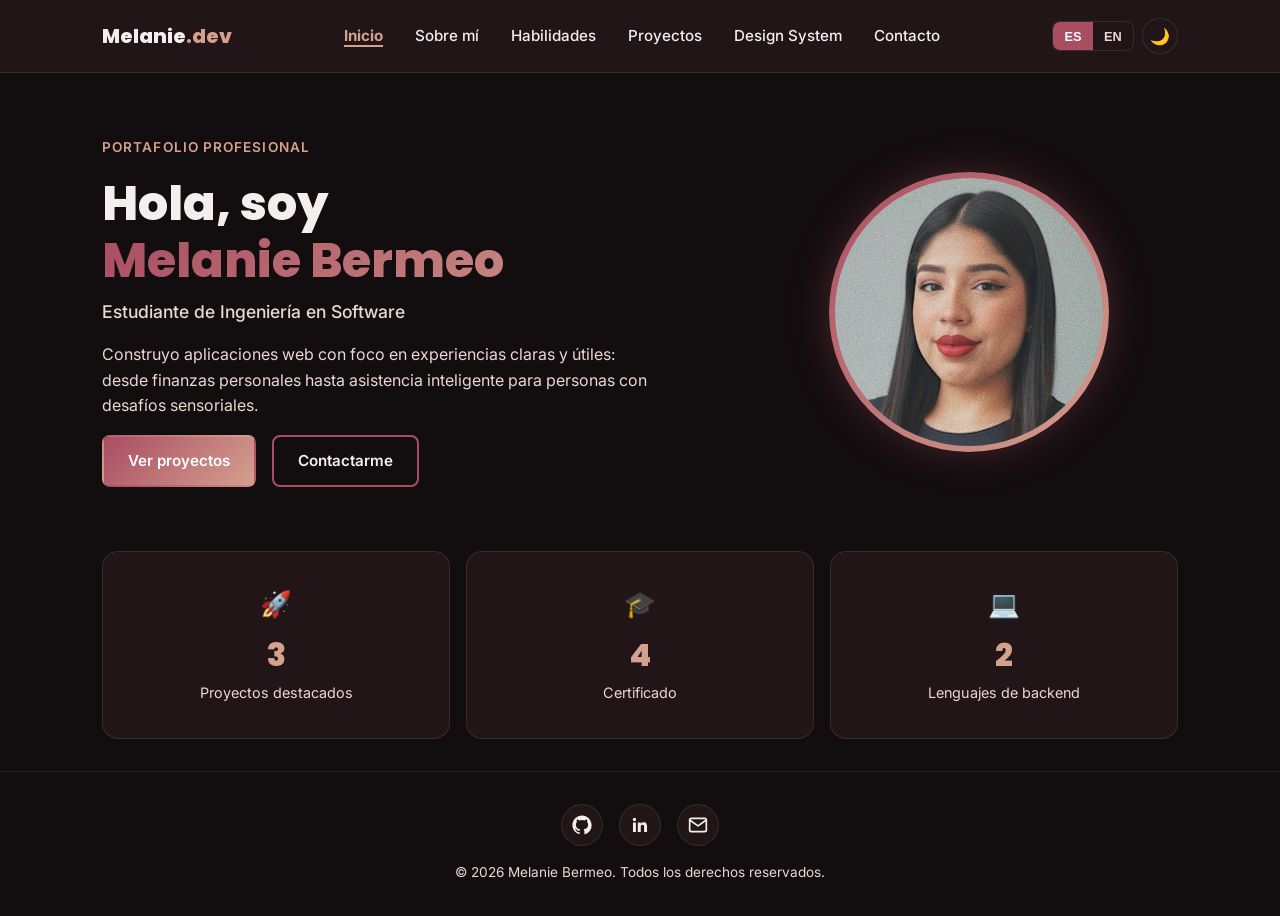
<file: index.html>
<!DOCTYPE html>
<html lang="es" data-lang="es" data-theme="dark">
<head>
<meta charset="UTF-8">
<meta name="viewport" content="width=device-width, initial-scale=1.0">
<title>Melanie Bermeo|Portafolio Web</title>
<meta name="description" content="Portafolio profesional de Melanie Bermeo, estudiante de Ingeniería en Software en la UNEMI.">
<link rel="preconnect" href="https://fonts.googleapis.com">
<link rel="preconnect" href="https://fonts.gstatic.com" crossorigin>
<link href="https://fonts.googleapis.com/css2?family=Poppins:wght@600;700;800&family=Inter:wght@400;500;600&display=swap" rel="stylesheet">
<link rel="stylesheet" href="css/style.css">
</head>
<body>

<a href="#main" class="skip-link" data-i18n="a11y.skip">Saltar al contenido principal</a>

<header class="site-header">
  <nav class="navbar container" aria-label="Navegación principal">
    <a href="index.html" class="logo">Melanie<span>.dev</span></a>

    <ul class="nav-menu" id="navMenu">
      <li><a href="index.html" data-i18n="nav.home" aria-current="page">Inicio</a></li>
      <li><a href="sobre-mi.html" data-i18n="nav.about">Sobre mí</a></li>
      <li><a href="habilidades.html" data-i18n="nav.skills">Habilidades</a></li>
      <li><a href="proyectos.html" data-i18n="nav.projects">Proyectos</a></li>
      <li><a href="design-system.html" data-i18n="nav.design">Design System</a></li>
      <li><a href="contacto.html" data-i18n="nav.contact">Contacto</a></li>
    </ul>

    <div class="nav-actions">
      <div class="nav-toolbar">
        <div class="lang-switch" role="group" aria-label="Elegir idioma / Choose language">
          <button type="button" class="lang-btn is-active" data-lang-btn="es">ES</button>
          <button type="button" class="lang-btn" data-lang-btn="en">EN</button>
        </div>
        <button type="button" id="themeToggle" class="theme-toggle" aria-label="Cambiar a modo claro">
          <span aria-hidden="true">🌙</span>
        </button>
      </div>

      <button type="button" class="nav-toggle" id="navToggle" aria-expanded="false" aria-controls="navMenu" aria-label="Abrir menú de navegación">
        <span class="bar"></span><span class="bar"></span><span class="bar"></span>
      </button>
    </div>
  </nav>
</header>

<main id="main">
<section class="hero">
    <div class="container hero-grid">
      <div class="hero-text reveal">
        <p class="eyebrow" data-i18n="hero.eyebrow">Portafolio profesional</p>
        <h1>
          <span data-i18n="hero.greeting">Hola, soy</span>
          <span class="highlight">Melanie Bermeo</span>
        </h1>
        <p class="hero-role" data-i18n="hero.role">Estudiante de Ingeniería en Software</p>
        <p class="hero-desc" data-i18n="hero.desc">
          Construyo aplicaciones web con foco en experiencias claras y útiles: desde finanzas
          personales hasta asistencia inteligente para personas con desafíos sensoriales.
        </p>
        <div class="hero-actions">
          <a href="proyectos.html" class="btn btn-primary" data-i18n="hero.cta1">Ver proyectos</a>
          <a href="contacto.html" class="btn btn-outline" data-i18n="hero.cta2">Contactarme</a>
        </div>
      </div>

      <figure class="hero-media avatar-frame reveal">
        <img src="assets/img/avatar.jpeg" alt="Foto de perfil de Melanie Bermeo" width="280" height="280">
        <figcaption class="sr-only">Melanie Bermeo</figcaption>
      </figure>
    </div>

    <section class="container stats-row" aria-labelledby="statsHeading">
      <h2 id="statsHeading" class="sr-only">Resumen rápido</h2>
      <article class="stat-card reveal">
        <span class="stat-icon" aria-hidden="true">🚀</span>
        <span class="stat-number">3</span>
        <span class="stat-label" data-i18n="hero.stat1">Proyectos destacados</span>
      </article>
      <article class="stat-card reveal">
        <span class="stat-icon" aria-hidden="true">🎓</span>
        <span class="stat-number">4</span>
        <span class="stat-label" data-i18n="hero.stat2">Certificado</span>
      </article>
      <article class="stat-card reveal">
        <span class="stat-icon" aria-hidden="true">💻</span>
        <span class="stat-number">2</span>
        <span class="stat-label" data-i18n="hero.stat3">Lenguajes de backend</span>
      </article>
    </section>
  </section>
</main>

<footer class="site-footer">
  <div class="container footer-center">
    <ul class="footer-social">
      <li>
        <a href="https://github.com/melanybermeo" target="_blank" rel="noopener" aria-label="GitHub" class="social-icon">
          <svg viewBox="0 0 24 24" width="20" height="20" fill="currentColor" aria-hidden="true"><path d="M12 .5C5.73.5.5 5.73.5 12c0 5.08 3.29 9.39 7.86 10.91.57.1.78-.25.78-.55v-1.93c-3.2.7-3.88-1.54-3.88-1.54-.52-1.33-1.28-1.68-1.28-1.68-1.04-.71.08-.7.08-.7 1.15.08 1.76 1.18 1.76 1.18 1.03 1.76 2.7 1.25 3.36.96.1-.75.4-1.25.73-1.54-2.55-.29-5.23-1.28-5.23-5.68 0-1.25.45-2.28 1.18-3.08-.12-.29-.51-1.46.11-3.04 0 0 .96-.31 3.15 1.18a10.9 10.9 0 0 1 5.74 0c2.19-1.49 3.15-1.18 3.15-1.18.62 1.58.23 2.75.11 3.04.73.8 1.18 1.83 1.18 3.08 0 4.41-2.69 5.38-5.25 5.67.41.36.78 1.06.78 2.14v3.17c0 .3.21.66.79.55A10.51 10.51 0 0 0 23.5 12C23.5 5.73 18.27.5 12 .5Z"/></svg>
        </a>
      </li>
      <li>
        <a href="https://www.linkedin.com/in/melanie-bermeo-659900373" target="_blank" rel="noopener" aria-label="LinkedIn" class="social-icon">
          <svg viewBox="0 0 24 24" width="20" height="20" fill="currentColor" aria-hidden="true"><path d="M20.45 20.45h-3.55v-5.57c0-1.33-.02-3.04-1.85-3.04-1.85 0-2.14 1.45-2.14 2.94v5.67H9.36V9h3.41v1.56h.05c.47-.9 1.63-1.85 3.36-1.85 3.6 0 4.27 2.37 4.27 5.45v6.29ZM5.34 7.43a2.06 2.06 0 1 1 0-4.12 2.06 2.06 0 0 1 0 4.12ZM7.12 20.45H3.56V9h3.56v11.45Z"/></svg>
        </a>
      </li>
      <li>
        <a href="mailto:melanybermeo55@gmail.com" aria-label="Correo" class="social-icon">
          <svg viewBox="0 0 24 24" width="20" height="20" fill="none" stroke="currentColor" stroke-width="2" stroke-linecap="round" stroke-linejoin="round" aria-hidden="true"><rect x="2" y="4" width="20" height="16" rx="2"/><path d="m2 6 10 7 10-7"/></svg>
        </a>
      </li>
    </ul>
    <p data-i18n="footer.rights">&copy; 2026 Melanie Bermeo. Todos los derechos reservados.</p>
  </div>
  <button type="button" id="backToTop" class="back-to-top" aria-label="Volver arriba">↑</button>
</footer>

<script src="js/script.js"></script>
</body>
</html>
</file>
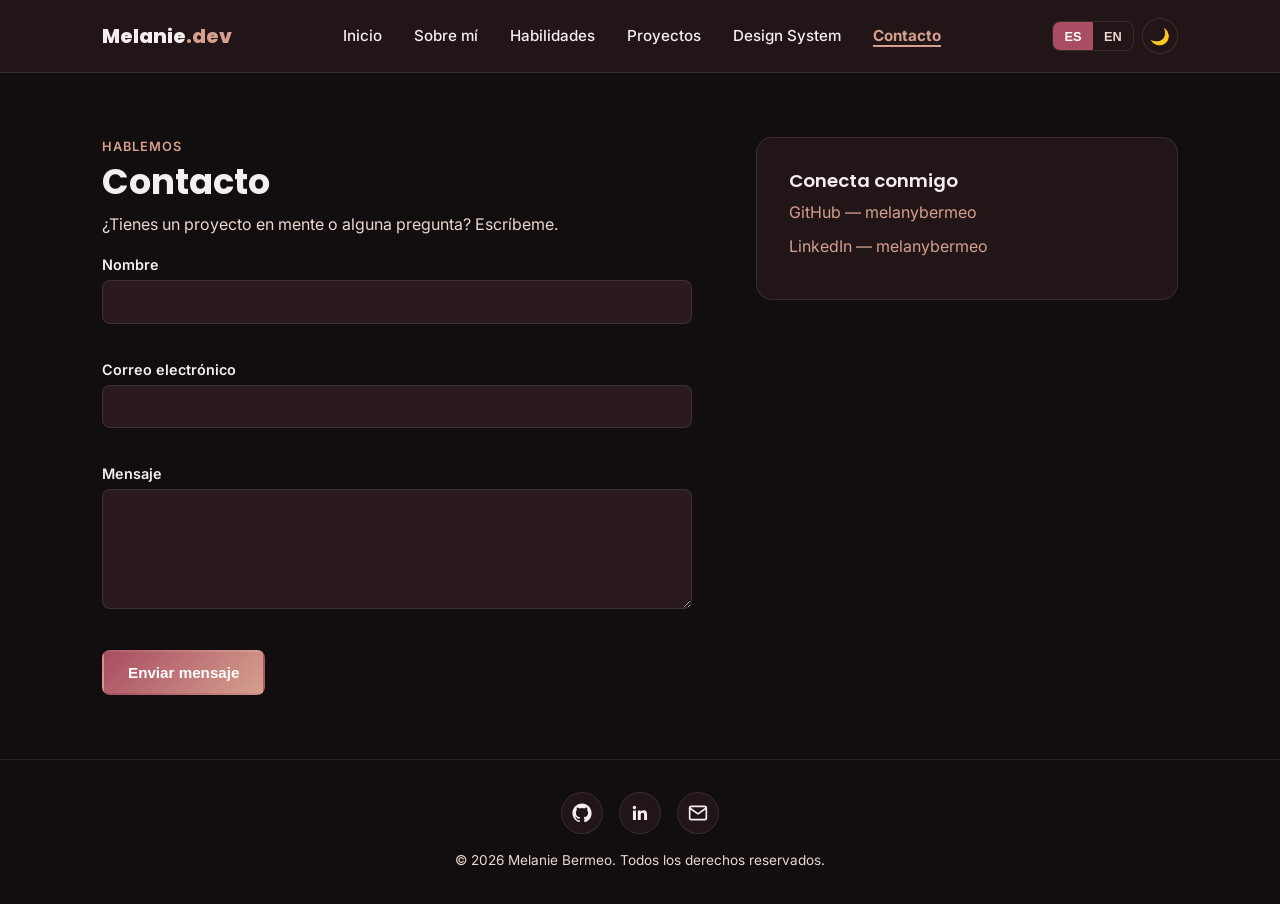
<file: contacto.html>
<!DOCTYPE html>
<html lang="es" data-lang="es" data-theme="dark">
<head>
<meta charset="UTF-8">
<meta name="viewport" content="width=device-width, initial-scale=1.0">
<title>Contacto | Melanie Bermeo</title>
<meta name="description" content="Contacta a Melanie Bermeo por correo, GitHub o LinkedIn.">
<link rel="preconnect" href="https://fonts.googleapis.com">
<link rel="preconnect" href="https://fonts.gstatic.com" crossorigin>
<link href="https://fonts.googleapis.com/css2?family=Poppins:wght@600;700;800&family=Inter:wght@400;500;600&display=swap" rel="stylesheet">
<link rel="stylesheet" href="css/style.css">
</head>
<body>

<a href="#main" class="skip-link" data-i18n="a11y.skip">Saltar al contenido principal</a>

<header class="site-header">
  <nav class="navbar container" aria-label="Navegación principal">
    <a href="index.html" class="logo">Melanie<span>.dev</span></a>

    <ul class="nav-menu" id="navMenu">
      <li><a href="index.html" data-i18n="nav.home">Inicio</a></li>
      <li><a href="sobre-mi.html" data-i18n="nav.about">Sobre mí</a></li>
      <li><a href="habilidades.html" data-i18n="nav.skills">Habilidades</a></li>
      <li><a href="proyectos.html" data-i18n="nav.projects">Proyectos</a></li>
      <li><a href="design-system.html" data-i18n="nav.design">Design System</a></li>
      <li><a href="contacto.html" data-i18n="nav.contact" aria-current="page">Contacto</a></li>
    </ul>

    <div class="nav-actions">
      <div class="nav-toolbar">
        <div class="lang-switch" role="group" aria-label="Elegir idioma / Choose language">
          <button type="button" class="lang-btn is-active" data-lang-btn="es">ES</button>
          <button type="button" class="lang-btn" data-lang-btn="en">EN</button>
        </div>
        <button type="button" id="themeToggle" class="theme-toggle" aria-label="Cambiar a modo claro">
          <span aria-hidden="true">🌙</span>
        </button>
      </div>

      <button type="button" class="nav-toggle" id="navToggle" aria-expanded="false" aria-controls="navMenu" aria-label="Abrir menú de navegación">
        <span class="bar"></span><span class="bar"></span><span class="bar"></span>
      </button>
    </div>
  </nav>
</header>

<main id="main">
<section id="contacto" class="section">
    <div class="container contact-grid">
      <div>
        <p class="section-eyebrow" data-i18n="contact.eyebrow">Hablemos</p>
        <h2 data-i18n="contact.title">Contacto</h2>
        <p class="section-subtitle" data-i18n="contact.subtitle">
          ¿Tienes un proyecto en mente o alguna pregunta? Escríbeme.
        </p>

        <form id="contactForm" class="contact-form" novalidate action="https://formspree.io/f/xqpabong" method="POST">
          <div class="form-group">
            <label for="name" data-i18n="contact.name">Nombre</label>
            <input type="text" id="name" name="name" required minlength="2" autocomplete="name">
            <small class="error-msg" data-error-for="name"></small>
          </div>

          <div class="form-group">
            <label for="email" data-i18n="contact.email">Correo electrónico</label>
            <input type="email" id="email" name="email" required autocomplete="email">
            <small class="error-msg" data-error-for="email"></small>
          </div>

          <div class="form-group">
            <label for="message" data-i18n="contact.message">Mensaje</label>
            <textarea id="message" name="message" required minlength="10" rows="5"></textarea>
            <small class="error-msg" data-error-for="message"></small>
          </div>

          <button type="submit" class="btn btn-primary" data-i18n="contact.send">Enviar mensaje</button>
          <p class="form-success" id="formSuccess" role="status" hidden data-i18n="contact.success">
    ¡Gracias! Tu mensaje fue enviado correctamente. Te responderé pronto.
          </p>
        </form>
      </div>

      <aside class="contact-links">
        <h3 data-i18n="contact.connectTitle">Conecta conmigo</h3>
        <ul>
          <li>
            <a href="https://github.com/melanybermeo" target="_blank" rel="noopener">
              GitHub — melanybermeo
            </a>
          </li>
          <li>
            <a href="https://www.linkedin.com/in/melanie-bermeo-659900373" target="_blank" rel="noopener" data-i18n="contact.linkedinPlaceholder">
              LinkedIn  — melanybermeo
            </a>
          </li>
        </ul>
      </aside>
    </div>
  </section>
</main>

<footer class="site-footer">
  <div class="container footer-center">
    <ul class="footer-social">
      <li>
        <a href="https://github.com/melanybermeo" target="_blank" rel="noopener" aria-label="GitHub" class="social-icon">
          <svg viewBox="0 0 24 24" width="20" height="20" fill="currentColor" aria-hidden="true"><path d="M12 .5C5.73.5.5 5.73.5 12c0 5.08 3.29 9.39 7.86 10.91.57.1.78-.25.78-.55v-1.93c-3.2.7-3.88-1.54-3.88-1.54-.52-1.33-1.28-1.68-1.28-1.68-1.04-.71.08-.7.08-.7 1.15.08 1.76 1.18 1.76 1.18 1.03 1.76 2.7 1.25 3.36.96.1-.75.4-1.25.73-1.54-2.55-.29-5.23-1.28-5.23-5.68 0-1.25.45-2.28 1.18-3.08-.12-.29-.51-1.46.11-3.04 0 0 .96-.31 3.15 1.18a10.9 10.9 0 0 1 5.74 0c2.19-1.49 3.15-1.18 3.15-1.18.62 1.58.23 2.75.11 3.04.73.8 1.18 1.83 1.18 3.08 0 4.41-2.69 5.38-5.25 5.67.41.36.78 1.06.78 2.14v3.17c0 .3.21.66.79.55A10.51 10.51 0 0 0 23.5 12C23.5 5.73 18.27.5 12 .5Z"/></svg>
        </a>
      </li>
      <li>
        <a href="https://www.linkedin.com/in/melanie-bermeo-659900373" target="_blank" rel="noopener" aria-label="LinkedIn" class="social-icon">
          <svg viewBox="0 0 24 24" width="20" height="20" fill="currentColor" aria-hidden="true"><path d="M20.45 20.45h-3.55v-5.57c0-1.33-.02-3.04-1.85-3.04-1.85 0-2.14 1.45-2.14 2.94v5.67H9.36V9h3.41v1.56h.05c.47-.9 1.63-1.85 3.36-1.85 3.6 0 4.27 2.37 4.27 5.45v6.29ZM5.34 7.43a2.06 2.06 0 1 1 0-4.12 2.06 2.06 0 0 1 0 4.12ZM7.12 20.45H3.56V9h3.56v11.45Z"/></svg>
        </a>
      </li>
      <li>
        <a href="mailto:melanybermeo55@gmail.com" aria-label="Correo" class="social-icon">
          <svg viewBox="0 0 24 24" width="20" height="20" fill="none" stroke="currentColor" stroke-width="2" stroke-linecap="round" stroke-linejoin="round" aria-hidden="true"><rect x="2" y="4" width="20" height="16" rx="2"/><path d="m2 6 10 7 10-7"/></svg>
        </a>
      </li>
    </ul>
    <p data-i18n="footer.rights">&copy; 2026 Melanie Bermeo. Todos los derechos reservados.</p>
  </div>
  <button type="button" id="backToTop" class="back-to-top" aria-label="Volver arriba">↑</button>
</footer>

<script src="js/script.js"></script>
</body>
</html>
</file>
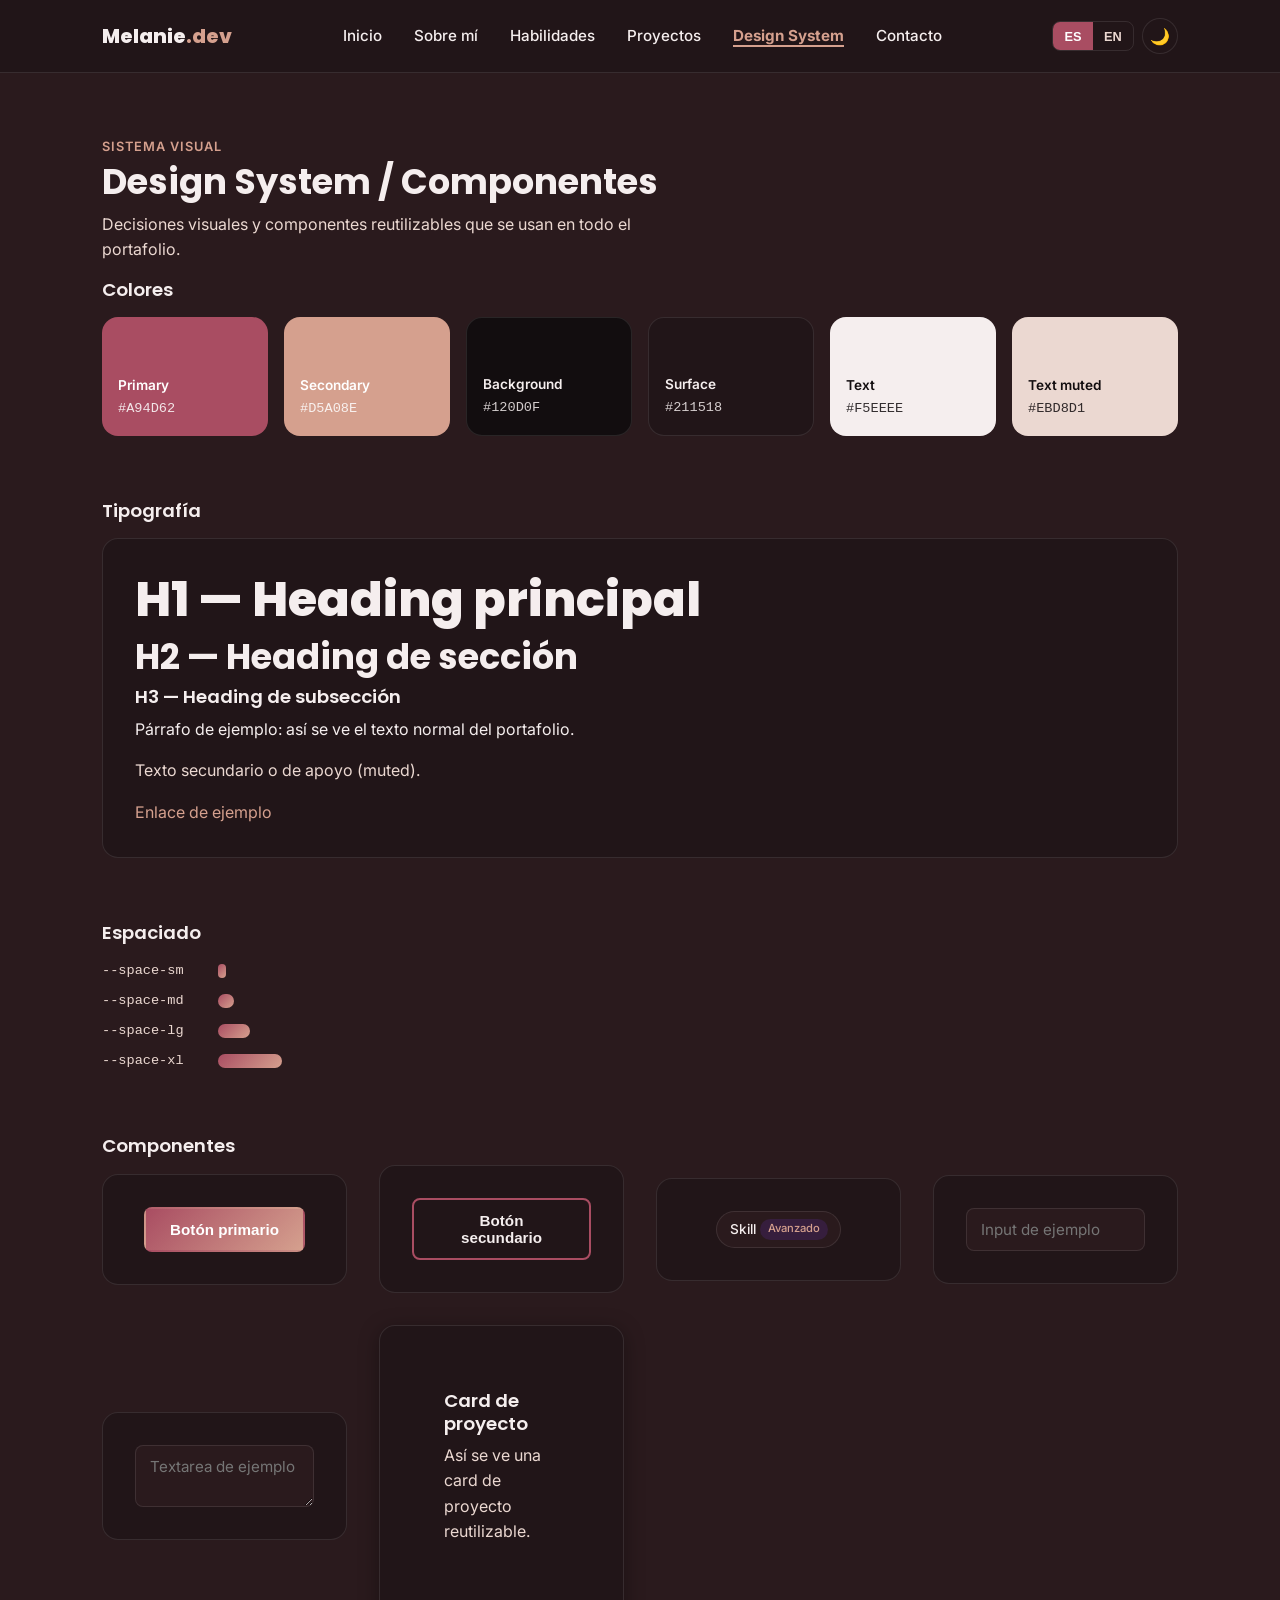
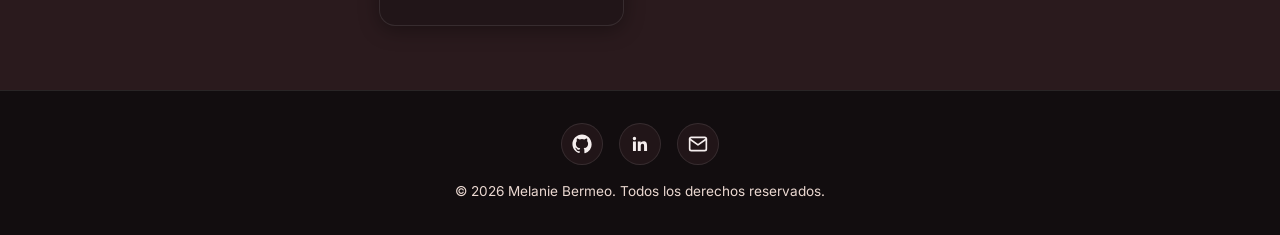
<file: design-system.html>
<!DOCTYPE html>
<html lang="es" data-lang="es" data-theme="dark">
<head>
<meta charset="UTF-8">
<meta name="viewport" content="width=device-width, initial-scale=1.0">
<title>Design System | Melanie Bermeo</title>
<meta name="description" content="Sistema de diseño y componentes reutilizables del portafolio de Melanie Bermeo.">
<link rel="preconnect" href="https://fonts.googleapis.com">
<link rel="preconnect" href="https://fonts.gstatic.com" crossorigin>
<link href="https://fonts.googleapis.com/css2?family=Poppins:wght@600;700;800&family=Inter:wght@400;500;600&display=swap" rel="stylesheet">
<link rel="stylesheet" href="css/style.css">
</head>
<body>

<a href="#main" class="skip-link" data-i18n="a11y.skip">Saltar al contenido principal</a>

<header class="site-header">
  <nav class="navbar container" aria-label="Navegación principal">
    <a href="index.html" class="logo">Melanie<span>.dev</span></a>

    <ul class="nav-menu" id="navMenu">
      <li><a href="index.html" data-i18n="nav.home">Inicio</a></li>
      <li><a href="sobre-mi.html" data-i18n="nav.about">Sobre mí</a></li>
      <li><a href="habilidades.html" data-i18n="nav.skills">Habilidades</a></li>
      <li><a href="proyectos.html" data-i18n="nav.projects">Proyectos</a></li>
      <li><a href="design-system.html" data-i18n="nav.design" aria-current="page">Design System</a></li>
      <li><a href="contacto.html" data-i18n="nav.contact">Contacto</a></li>
    </ul>

    <div class="nav-actions">
      <div class="nav-toolbar">
        <div class="lang-switch" role="group" aria-label="Elegir idioma / Choose language">
          <button type="button" class="lang-btn is-active" data-lang-btn="es">ES</button>
          <button type="button" class="lang-btn" data-lang-btn="en">EN</button>
        </div>
        <button type="button" id="themeToggle" class="theme-toggle" aria-label="Cambiar a modo claro">
          <span aria-hidden="true">🌙</span>
        </button>
      </div>

      <button type="button" class="nav-toggle" id="navToggle" aria-expanded="false" aria-controls="navMenu" aria-label="Abrir menú de navegación">
        <span class="bar"></span><span class="bar"></span><span class="bar"></span>
      </button>
    </div>
  </nav>
</header>

<main id="main">
<section id="design-system" class="section section-alt">
    <div class="container">
      <p class="section-eyebrow" data-i18n="design.eyebrow">Sistema visual</p>
      <h2 data-i18n="design.title">Design System / Componentes</h2>
      <p class="section-subtitle" data-i18n="design.subtitle">
        Decisiones visuales y componentes reutilizables que se usan en todo el portafolio.
      </p>

      <h3 data-i18n="design.colorsTitle">Colores</h3>
      <div class="swatch-grid">
        <div class="swatch" style="background:var(--color-primary)">
          <span>Primary<br><code>#A94D62</code></span>
        </div>
        <div class="swatch" style="background:var(--color-secondary)">
          <span>Secondary<br><code>#D5A08E</code></span>
        </div>
        <div class="swatch swatch-border" style="background:var(--color-background); color:var(--color-text)">
          <span>Background<br><code>#120D0F</code></span>
        </div>
        <div class="swatch swatch-border" style="background:var(--color-surface); color:var(--color-text)">
          <span>Surface<br><code>#211518</code></span>
        </div>
        <div class="swatch" style="background:var(--color-text); color:var(--color-background)">
          <span>Text<br><code>#F5EEEE</code></span>
        </div>
        <div class="swatch" style="background:var(--color-text-muted); color:var(--color-background)">
          <span>Text muted<br><code>#EBD8D1</code></span>
        </div>
      </div>

      <h3 data-i18n="design.typeTitle">Tipografía</h3>
      <div class="type-samples">
        <h1>H1 — Heading principal</h1>
        <h2>H2 — Heading de sección</h2>
        <h3>H3 — Heading de subsección</h3>
        <p data-i18n="design.typeParagraph">Párrafo de ejemplo: así se ve el texto normal del portafolio.</p>
        <p class="text-muted" data-i18n="design.typeMuted">Texto secundario o de apoyo (muted).</p>
        <a href="#design-system" data-i18n="design.typeLink">Enlace de ejemplo</a>
      </div>

      <h3 data-i18n="design.spaceTitle">Espaciado</h3>
      <div class="space-scale">
        <div class="space-row"><code>--space-sm</code><span class="space-bar" style="width:var(--space-sm)"></span></div>
        <div class="space-row"><code>--space-md</code><span class="space-bar" style="width:var(--space-md)"></span></div>
        <div class="space-row"><code>--space-lg</code><span class="space-bar" style="width:var(--space-lg)"></span></div>
        <div class="space-row"><code>--space-xl</code><span class="space-bar" style="width:var(--space-xl)"></span></div>
      </div>

      <h3 data-i18n="design.compTitle">Componentes</h3>
      <div class="component-grid">
        <div class="component-sample">
          <button type="button" class="btn btn-primary" data-i18n="design.btnPrimary">Botón primario</button>
        </div>
        <div class="component-sample">
          <button type="button" class="btn btn-outline" data-i18n="design.btnSecondary">Botón secundario</button>
        </div>
        <div class="component-sample">
          <span class="badge">Skill <span class="badge-level" data-i18n="level.advanced">Avanzado</span></span>
        </div>
        <div class="component-sample">
          <label class="sr-only" for="dsInput" data-i18n="design.inputLabel">Input de ejemplo</label>
          <input id="dsInput" type="text" data-i18n-placeholder="design.inputPlaceholder" placeholder="Input de ejemplo">
        </div>
        <div class="component-sample">
          <label class="sr-only" for="dsTextarea" data-i18n="design.textareaLabel">Textarea de ejemplo</label>
          <textarea id="dsTextarea" rows="2" data-i18n-placeholder="design.textareaPlaceholder" placeholder="Textarea de ejemplo"></textarea>
        </div>
        <div class="component-sample project-card project-card--mini">
          <div class="project-body">
            <h3>Card de proyecto</h3>
            <p class="text-muted" data-i18n="design.cardSample">Así se ve una card de proyecto reutilizable.</p>
          </div>
        </div>
      </div>
    </div>
  </section>
</main>

<footer class="site-footer">
  <div class="container footer-center">
    <ul class="footer-social">
      <li>
        <a href="https://github.com/melanybermeo" target="_blank" rel="noopener" aria-label="GitHub" class="social-icon">
          <svg viewBox="0 0 24 24" width="20" height="20" fill="currentColor" aria-hidden="true"><path d="M12 .5C5.73.5.5 5.73.5 12c0 5.08 3.29 9.39 7.86 10.91.57.1.78-.25.78-.55v-1.93c-3.2.7-3.88-1.54-3.88-1.54-.52-1.33-1.28-1.68-1.28-1.68-1.04-.71.08-.7.08-.7 1.15.08 1.76 1.18 1.76 1.18 1.03 1.76 2.7 1.25 3.36.96.1-.75.4-1.25.73-1.54-2.55-.29-5.23-1.28-5.23-5.68 0-1.25.45-2.28 1.18-3.08-.12-.29-.51-1.46.11-3.04 0 0 .96-.31 3.15 1.18a10.9 10.9 0 0 1 5.74 0c2.19-1.49 3.15-1.18 3.15-1.18.62 1.58.23 2.75.11 3.04.73.8 1.18 1.83 1.18 3.08 0 4.41-2.69 5.38-5.25 5.67.41.36.78 1.06.78 2.14v3.17c0 .3.21.66.79.55A10.51 10.51 0 0 0 23.5 12C23.5 5.73 18.27.5 12 .5Z"/></svg>
        </a>
      </li>
      <li>
        <a href="https://www.linkedin.com/in/melanie-bermeo-659900373" target="_blank" rel="noopener" aria-label="LinkedIn" class="social-icon">
          <svg viewBox="0 0 24 24" width="20" height="20" fill="currentColor" aria-hidden="true"><path d="M20.45 20.45h-3.55v-5.57c0-1.33-.02-3.04-1.85-3.04-1.85 0-2.14 1.45-2.14 2.94v5.67H9.36V9h3.41v1.56h.05c.47-.9 1.63-1.85 3.36-1.85 3.6 0 4.27 2.37 4.27 5.45v6.29ZM5.34 7.43a2.06 2.06 0 1 1 0-4.12 2.06 2.06 0 0 1 0 4.12ZM7.12 20.45H3.56V9h3.56v11.45Z"/></svg>
        </a>
      </li>
      <li>
        <a href="mailto:melanybermeo55@gmail.com" aria-label="Correo" class="social-icon">
          <svg viewBox="0 0 24 24" width="20" height="20" fill="none" stroke="currentColor" stroke-width="2" stroke-linecap="round" stroke-linejoin="round" aria-hidden="true"><rect x="2" y="4" width="20" height="16" rx="2"/><path d="m2 6 10 7 10-7"/></svg>
        </a>
      </li>
    </ul>
    <p data-i18n="footer.rights">&copy; 2026 Melanie Bermeo. Todos los derechos reservados.</p>
  </div>
  <button type="button" id="backToTop" class="back-to-top" aria-label="Volver arriba">↑</button>
</footer>

<script src="js/script.js"></script>
</body>
</html>
</file>
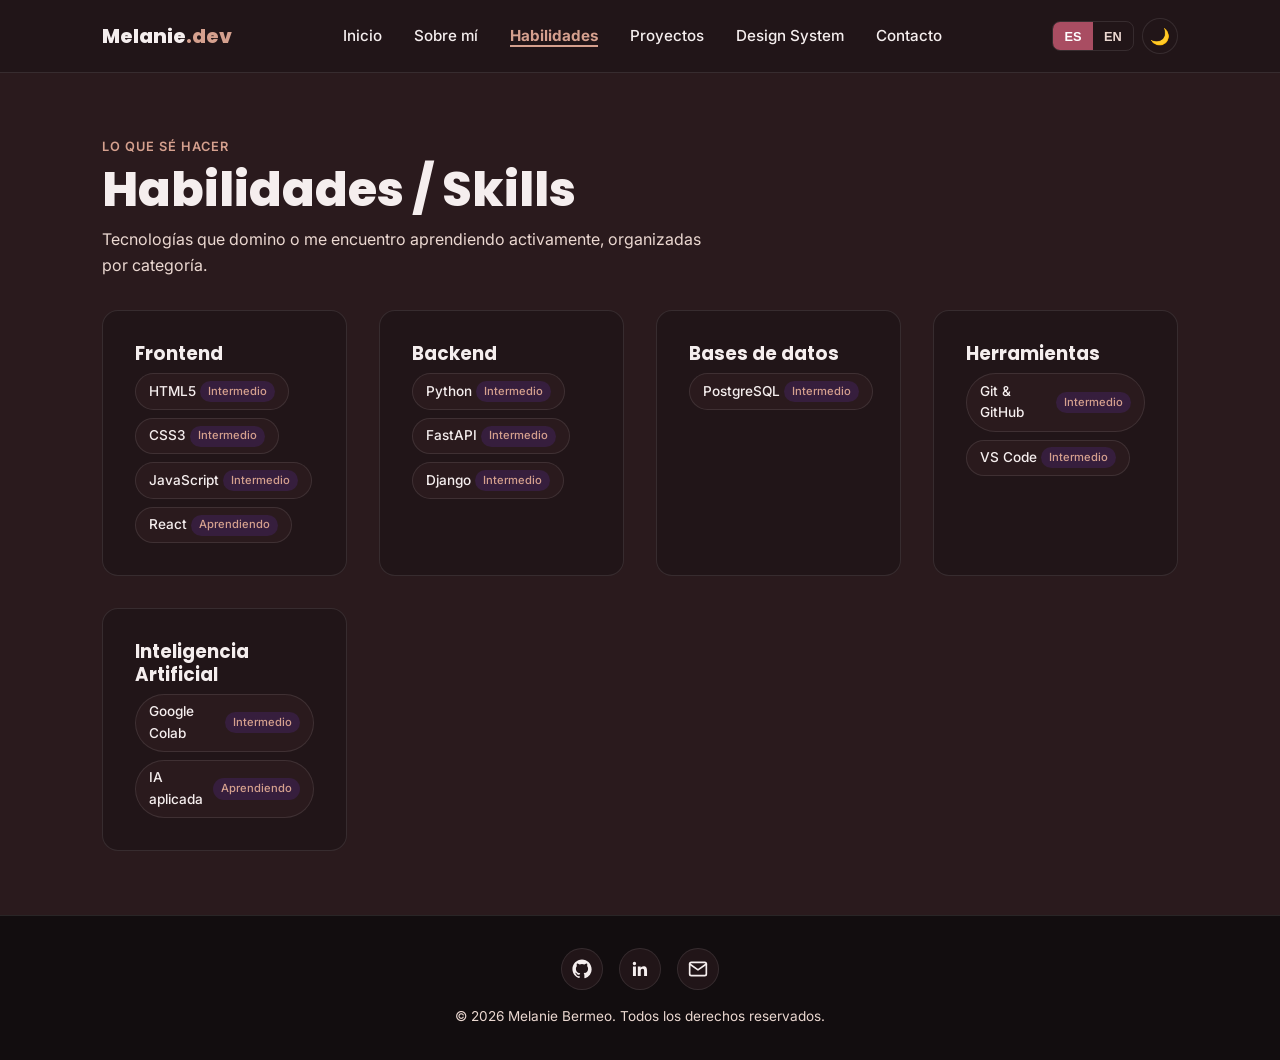
<file: habilidades.html>
<!DOCTYPE html>
<html lang="es" data-lang="es" data-theme="dark">
<head>
<meta charset="UTF-8">
<meta name="viewport" content="width=device-width, initial-scale=1.0">
<title>Habilidades | Melanie Bermeo</title>
<meta name="description" content="Tecnologías y habilidades técnicas de Melanie Bermeo por categoría.">
<link rel="preconnect" href="https://fonts.googleapis.com">
<link rel="preconnect" href="https://fonts.gstatic.com" crossorigin>
<link href="https://fonts.googleapis.com/css2?family=Poppins:wght@600;700;800&family=Inter:wght@400;500;600&display=swap" rel="stylesheet">
<link rel="stylesheet" href="css/style.css">
</head>
<body>

<a href="#main" class="skip-link" data-i18n="a11y.skip">Saltar al contenido principal</a>

<header class="site-header">
  <nav class="navbar container" aria-label="Navegación principal">
    <a href="index.html" class="logo">Melanie<span>.dev</span></a>

    <ul class="nav-menu" id="navMenu">
      <li><a href="index.html" data-i18n="nav.home">Inicio</a></li>
      <li><a href="sobre-mi.html" data-i18n="nav.about">Sobre mí</a></li>
      <li><a href="habilidades.html" data-i18n="nav.skills" aria-current="page">Habilidades</a></li>
      <li><a href="proyectos.html" data-i18n="nav.projects">Proyectos</a></li>
      <li><a href="design-system.html" data-i18n="nav.design">Design System</a></li>
      <li><a href="contacto.html" data-i18n="nav.contact">Contacto</a></li>
    </ul>

    <div class="nav-actions">
      <div class="nav-toolbar">
        <div class="lang-switch" role="group" aria-label="Elegir idioma / Choose language">
          <button type="button" class="lang-btn is-active" data-lang-btn="es">ES</button>
          <button type="button" class="lang-btn" data-lang-btn="en">EN</button>
        </div>
        <button type="button" id="themeToggle" class="theme-toggle" aria-label="Cambiar a modo claro">
          <span aria-hidden="true">🌙</span>
        </button>
      </div>

      <button type="button" class="nav-toggle" id="navToggle" aria-expanded="false" aria-controls="navMenu" aria-label="Abrir menú de navegación">
        <span class="bar"></span><span class="bar"></span><span class="bar"></span>
      </button>
    </div>
  </nav>
</header>

<main id="main">
<section id="habilidades" class="section section-alt">
    <div class="container">
      <p class="section-eyebrow" data-i18n="skills.eyebrow">Lo que sé hacer</p>
      <h1 data-i18n="skills.title">Habilidades / Skills</h1>
      <p class="section-subtitle" data-i18n="skills.subtitle">
        Tecnologías que domino o me encuentro aprendiendo activamente, organizadas por categoría.
      </p>

      <div class="skills-grid">
        <article class="skill-category">
          <h2 data-i18n="skills.frontend">Frontend</h2>
          <ul class="skill-badges">
            <li class="badge">HTML5 <span class="badge-level" data-i18n="level.intermediate">Intermedio</span></li>
            <li class="badge">CSS3 <span class="badge-level" data-i18n="level.intermediate">Intermedio</span></li>
            <li class="badge">JavaScript <span class="badge-level" data-i18n="level.intermediate">Intermedio</span></li>
            <li class="badge">React <span class="badge-level" data-i18n="level.learning">Aprendiendo</span></li>
          </ul>
        </article>

        <article class="skill-category">
          <h2 data-i18n="skills.backend">Backend</h2>
          <ul class="skill-badges">
            <li class="badge">Python <span class="badge-level" data-i18n="level.intermediate">Intermedio</span></li>
            <li class="badge">FastAPI <span class="badge-level" data-i18n="level.intermediate">Intermedio</span></li>
            <li class="badge">Django <span class="badge-level" data-i18n="level.intermediate">Intermedio</span></li>
          </ul>
        </article>

        <article class="skill-category">
          <h2 data-i18n="skills.database">Bases de datos</h2>
          <ul class="skill-badges">
            <li class="badge">PostgreSQL <span class="badge-level" data-i18n="level.intermediate">Intermedio</span></li>
          </ul>
        </article>

        <article class="skill-category">
          <h2 data-i18n="skills.tools">Herramientas</h2>
          <ul class="skill-badges">
            <li class="badge">Git &amp; GitHub <span class="badge-level" data-i18n="level.intermediate">Intermedio</span></li>
            <li class="badge">VS Code <span class="badge-level" data-i18n="level.intermediate">Intermedio</span></li>
          </ul>
        </article>

        <article class="skill-category">
          <h2 data-i18n="skills.ai">Inteligencia Artificial</h2>
          <ul class="skill-badges">
            <li class="badge">Google Colab <span class="badge-level" data-i18n="level.intermediate">Intermedio</span></li>
            <li class="badge">IA aplicada <span class="badge-level" data-i18n="level.learning">Aprendiendo</span></li>
          </ul>
        </article>
      </div>
    </div>
  </section>
</main>

<footer class="site-footer">
  <div class="container footer-center">
    <ul class="footer-social">
      <li>
        <a href="https://github.com/melanybermeo" target="_blank" rel="noopener" aria-label="GitHub" class="social-icon">
          <svg viewBox="0 0 24 24" width="20" height="20" fill="currentColor" aria-hidden="true"><path d="M12 .5C5.73.5.5 5.73.5 12c0 5.08 3.29 9.39 7.86 10.91.57.1.78-.25.78-.55v-1.93c-3.2.7-3.88-1.54-3.88-1.54-.52-1.33-1.28-1.68-1.28-1.68-1.04-.71.08-.7.08-.7 1.15.08 1.76 1.18 1.76 1.18 1.03 1.76 2.7 1.25 3.36.96.1-.75.4-1.25.73-1.54-2.55-.29-5.23-1.28-5.23-5.68 0-1.25.45-2.28 1.18-3.08-.12-.29-.51-1.46.11-3.04 0 0 .96-.31 3.15 1.18a10.9 10.9 0 0 1 5.74 0c2.19-1.49 3.15-1.18 3.15-1.18.62 1.58.23 2.75.11 3.04.73.8 1.18 1.83 1.18 3.08 0 4.41-2.69 5.38-5.25 5.67.41.36.78 1.06.78 2.14v3.17c0 .3.21.66.79.55A10.51 10.51 0 0 0 23.5 12C23.5 5.73 18.27.5 12 .5Z"/></svg>
        </a>
      </li>
      <li>
        <a href="https://www.linkedin.com/in/melanie-bermeo-659900373" target="_blank" rel="noopener" aria-label="LinkedIn" class="social-icon">
          <svg viewBox="0 0 24 24" width="20" height="20" fill="currentColor" aria-hidden="true"><path d="M20.45 20.45h-3.55v-5.57c0-1.33-.02-3.04-1.85-3.04-1.85 0-2.14 1.45-2.14 2.94v5.67H9.36V9h3.41v1.56h.05c.47-.9 1.63-1.85 3.36-1.85 3.6 0 4.27 2.37 4.27 5.45v6.29ZM5.34 7.43a2.06 2.06 0 1 1 0-4.12 2.06 2.06 0 0 1 0 4.12ZM7.12 20.45H3.56V9h3.56v11.45Z"/></svg>
        </a>
      </li>
      <li>
        <a href="mailto:melanybermeo55@gmail.com" aria-label="Correo" class="social-icon">
          <svg viewBox="0 0 24 24" width="20" height="20" fill="none" stroke="currentColor" stroke-width="2" stroke-linecap="round" stroke-linejoin="round" aria-hidden="true"><rect x="2" y="4" width="20" height="16" rx="2"/><path d="m2 6 10 7 10-7"/></svg>
        </a>
      </li>
    </ul>
    <p data-i18n="footer.rights">&copy; 2026 Melanie Bermeo. Todos los derechos reservados.</p>
  </div>
  <button type="button" id="backToTop" class="back-to-top" aria-label="Volver arriba">↑</button>
</footer>

<script src="js/script.js"></script>
</body>
</html>
</file>
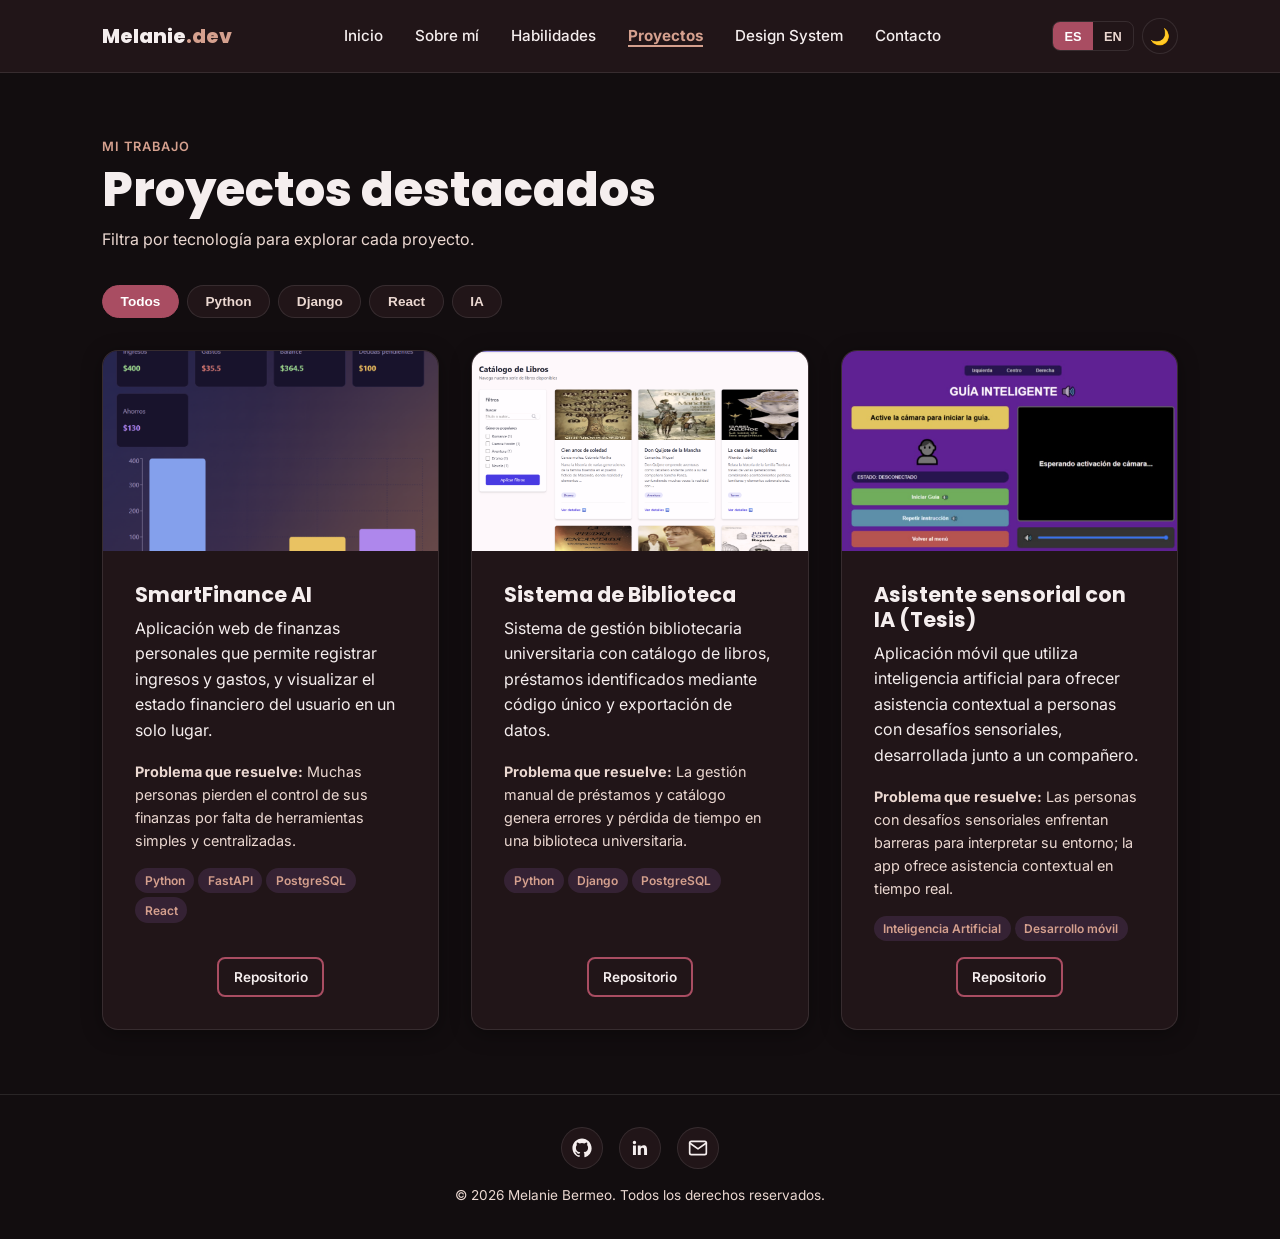
<file: proyectos.html>
<!DOCTYPE html>
<html lang="es" data-lang="es" data-theme="dark">
<head>
<meta charset="UTF-8">
<meta name="viewport" content="width=device-width, initial-scale=1.0">
<title>Proyectos | Melanie Bermeo</title>
<meta name="description" content="Proyectos destacados de Melanie Bermeo: SmartFinance AI, Sistema de Biblioteca y más.">
<link rel="preconnect" href="https://fonts.googleapis.com">
<link rel="preconnect" href="https://fonts.gstatic.com" crossorigin>
<link href="https://fonts.googleapis.com/css2?family=Poppins:wght@600;700;800&family=Inter:wght@400;500;600&display=swap" rel="stylesheet">
<link rel="stylesheet" href="css/style.css">
</head>
<body>

<a href="#main" class="skip-link" data-i18n="a11y.skip">Saltar al contenido principal</a>

<header class="site-header">
  <nav class="navbar container" aria-label="Navegación principal">
    <a href="index.html" class="logo">Melanie<span>.dev</span></a>

    <ul class="nav-menu" id="navMenu">
      <li><a href="index.html" data-i18n="nav.home">Inicio</a></li>
      <li><a href="sobre-mi.html" data-i18n="nav.about">Sobre mí</a></li>
      <li><a href="habilidades.html" data-i18n="nav.skills">Habilidades</a></li>
      <li><a href="proyectos.html" data-i18n="nav.projects" aria-current="page">Proyectos</a></li>
      <li><a href="design-system.html" data-i18n="nav.design">Design System</a></li>
      <li><a href="contacto.html" data-i18n="nav.contact">Contacto</a></li>
    </ul>

    <div class="nav-actions">
      <div class="nav-toolbar">
        <div class="lang-switch" role="group" aria-label="Elegir idioma / Choose language">
          <button type="button" class="lang-btn is-active" data-lang-btn="es">ES</button>
          <button type="button" class="lang-btn" data-lang-btn="en">EN</button>
        </div>
        <button type="button" id="themeToggle" class="theme-toggle" aria-label="Cambiar a modo claro">
          <span aria-hidden="true">🌙</span>
        </button>
      </div>

      <button type="button" class="nav-toggle" id="navToggle" aria-expanded="false" aria-controls="navMenu" aria-label="Abrir menú de navegación">
        <span class="bar"></span><span class="bar"></span><span class="bar"></span>
      </button>
    </div>
  </nav>
</header>

<main id="main">
<section id="proyectos" class="section">
    <div class="container">
      <p class="section-eyebrow" data-i18n="projects.eyebrow">Mi trabajo</p>
      <h1 data-i18n="projects.title">Proyectos destacados</h1>
      <p class="section-subtitle" data-i18n="projects.subtitle">
        Filtra por tecnología para explorar cada proyecto.
      </p>

      <div class="filter-bar" role="group" aria-label="Filtrar proyectos por tecnología">
        <button type="button" class="filter-btn is-active" data-filter="all" data-i18n="filter.all">Todos</button>
        <button type="button" class="filter-btn" data-filter="python">Python</button>
        <button type="button" class="filter-btn" data-filter="django">Django</button>
        <button type="button" class="filter-btn" data-filter="react">React</button>
        <button type="button" class="filter-btn" data-filter="ai" data-i18n="filter.ai">IA</button>
      </div>

      <div class="projects-grid" id="projectsGrid">

        <!-- Proyecto 1 -->
        <article class="project-card" data-tech="python fastapi postgresql react">
          <figure class="project-image">
            <img src="assets/img/project-smartfinance.png" alt="Captura de pantalla de SmartFinance AI" loading="lazy">
            <figcaption class="sr-only">SmartFinance AI</figcaption>
          </figure>
          <div class="project-body">
            <h2>SmartFinance AI</h2>
            <p data-i18n="proj.sf.desc">
              Aplicación web de finanzas personales que permite registrar ingresos y gastos, y
              visualizar el estado financiero del usuario en un solo lugar.
            </p>
            <p class="project-problem">
              <strong data-i18n="proj.problemLabel">Problema que resuelve:</strong>
              <span data-i18n="proj.sf.problem">Muchas personas pierden el control de sus finanzas por falta de herramientas simples y centralizadas.</span>
            </p>
            <ul class="tech-tags">
              <li>Python</li><li>FastAPI</li><li>PostgreSQL</li><li>React</li>
            </ul>
            <div class="project-links centrado">
              <a href="https://github.com/melanybermeo/smartfinance-ai.git" class="btn btn-sm btn-outline" target="_blank" rel="noopener" data-i18n="proj.repoLink">Repositorio</a>
            </div>
          </div>
        </article>

        <!-- Proyecto 2 -->
        <article class="project-card" data-tech="python django postgresql">
          <figure class="project-image">
            <img src="assets/img/project-biblioteca.png" alt="Captura de pantalla del Sistema de Biblioteca" loading="lazy">
            <figcaption class="sr-only">Sistema de Biblioteca</figcaption>
          </figure>
          <div class="project-body">
            <h2 data-i18n="proj.lib.name">Sistema de Biblioteca</h2>
            <p data-i18n="proj.lib.desc">
              Sistema de gestión bibliotecaria universitaria con catálogo de libros, préstamos
              identificados mediante código único y exportación de datos.
            </p>
            <p class="project-problem">
              <strong data-i18n="proj.problemLabel">Problema que resuelve:</strong>
              <span data-i18n="proj.lib.problem">La gestión manual de préstamos y catálogo genera errores y pérdida de tiempo en una biblioteca universitaria.</span>
            </p>
            <ul class="tech-tags">
              <li>Python</li><li>Django</li><li>PostgreSQL</li>
            </ul>
            <div class="project-links centrado">
              <a href="https://github.com/melanybermeo/SISTEMA_BIBLIOTECA" class="btn btn-sm btn-outline" target="_blank" rel="noopener" data-i18n="proj.repoLink">Repositorio</a>
            </div>
          </div>
        </article>

        <!-- Proyecto 3 -->
        <article class="project-card" data-tech="ai mobile">
          <figure class="project-image">
            <img src="assets/img/project-thesis.png" alt="Captura de la app de tesis de asistencia sensorial" loading="lazy">
            <figcaption class="sr-only">App de asistencia sensorial</figcaption>
          </figure>
          <div class="project-body">
            <h2 data-i18n="proj.thesis.name">Asistente sensorial con IA (Tesis)</h2>
            <p data-i18n="proj.thesis.desc">
              Aplicación móvil que utiliza inteligencia artificial para ofrecer asistencia
              contextual a personas con desafíos sensoriales, desarrollada junto a un compañero.
            </p>
            <p class="project-problem">
              <strong data-i18n="proj.problemLabel">Problema que resuelve:</strong>
              <span data-i18n="proj.thesis.problem">Las personas con desafíos sensoriales enfrentan barreras para interpretar su entorno; la app ofrece asistencia contextual en tiempo real.</span>
            </p>
            <ul class="tech-tags">
              <li>Inteligencia Artificial</li><li>Desarrollo móvil</li>
            </ul>
            <div class="project-links centrado">
              <a href="https://github.com/melanybermeo/PathFinder_AI" class="btn btn-sm btn-outline" target="_blank" rel="noopener" data-i18n="proj.repoLink">Repositorio</a>
            </div>
          </div>
        </article>

      </div>

      <p class="empty-state" id="emptyState" hidden data-i18n="filter.empty">
        No hay proyectos con esta tecnología todavía.
      </p>
    </div>
  </section>
</main>

<footer class="site-footer">
  <div class="container footer-center">
    <ul class="footer-social">
      <li>
        <a href="https://github.com/melanybermeo" target="_blank" rel="noopener" aria-label="GitHub" class="social-icon">
          <svg viewBox="0 0 24 24" width="20" height="20" fill="currentColor" aria-hidden="true"><path d="M12 .5C5.73.5.5 5.73.5 12c0 5.08 3.29 9.39 7.86 10.91.57.1.78-.25.78-.55v-1.93c-3.2.7-3.88-1.54-3.88-1.54-.52-1.33-1.28-1.68-1.28-1.68-1.04-.71.08-.7.08-.7 1.15.08 1.76 1.18 1.76 1.18 1.03 1.76 2.7 1.25 3.36.96.1-.75.4-1.25.73-1.54-2.55-.29-5.23-1.28-5.23-5.68 0-1.25.45-2.28 1.18-3.08-.12-.29-.51-1.46.11-3.04 0 0 .96-.31 3.15 1.18a10.9 10.9 0 0 1 5.74 0c2.19-1.49 3.15-1.18 3.15-1.18.62 1.58.23 2.75.11 3.04.73.8 1.18 1.83 1.18 3.08 0 4.41-2.69 5.38-5.25 5.67.41.36.78 1.06.78 2.14v3.17c0 .3.21.66.79.55A10.51 10.51 0 0 0 23.5 12C23.5 5.73 18.27.5 12 .5Z"/></svg>
        </a>
      </li>
      <li>
        <a href="https://www.linkedin.com/in/melanie-bermeo-659900373" target="_blank" rel="noopener" aria-label="LinkedIn" class="social-icon">
          <svg viewBox="0 0 24 24" width="20" height="20" fill="currentColor" aria-hidden="true"><path d="M20.45 20.45h-3.55v-5.57c0-1.33-.02-3.04-1.85-3.04-1.85 0-2.14 1.45-2.14 2.94v5.67H9.36V9h3.41v1.56h.05c.47-.9 1.63-1.85 3.36-1.85 3.6 0 4.27 2.37 4.27 5.45v6.29ZM5.34 7.43a2.06 2.06 0 1 1 0-4.12 2.06 2.06 0 0 1 0 4.12ZM7.12 20.45H3.56V9h3.56v11.45Z"/></svg>
        </a>
      </li>
      <li>
        <a href="mailto:melanybermeo55@gmail.com" aria-label="Correo" class="social-icon">
          <svg viewBox="0 0 24 24" width="20" height="20" fill="none" stroke="currentColor" stroke-width="2" stroke-linecap="round" stroke-linejoin="round" aria-hidden="true"><rect x="2" y="4" width="20" height="16" rx="2"/><path d="m2 6 10 7 10-7"/></svg>
        </a>
      </li>
    </ul>
    <p data-i18n="footer.rights">&copy; 2026 Melanie Bermeo. Todos los derechos reservados.</p>
  </div>
  <button type="button" id="backToTop" class="back-to-top" aria-label="Volver arriba">↑</button>
</footer>

<script src="js/script.js"></script>
</body>
</html>
</file>
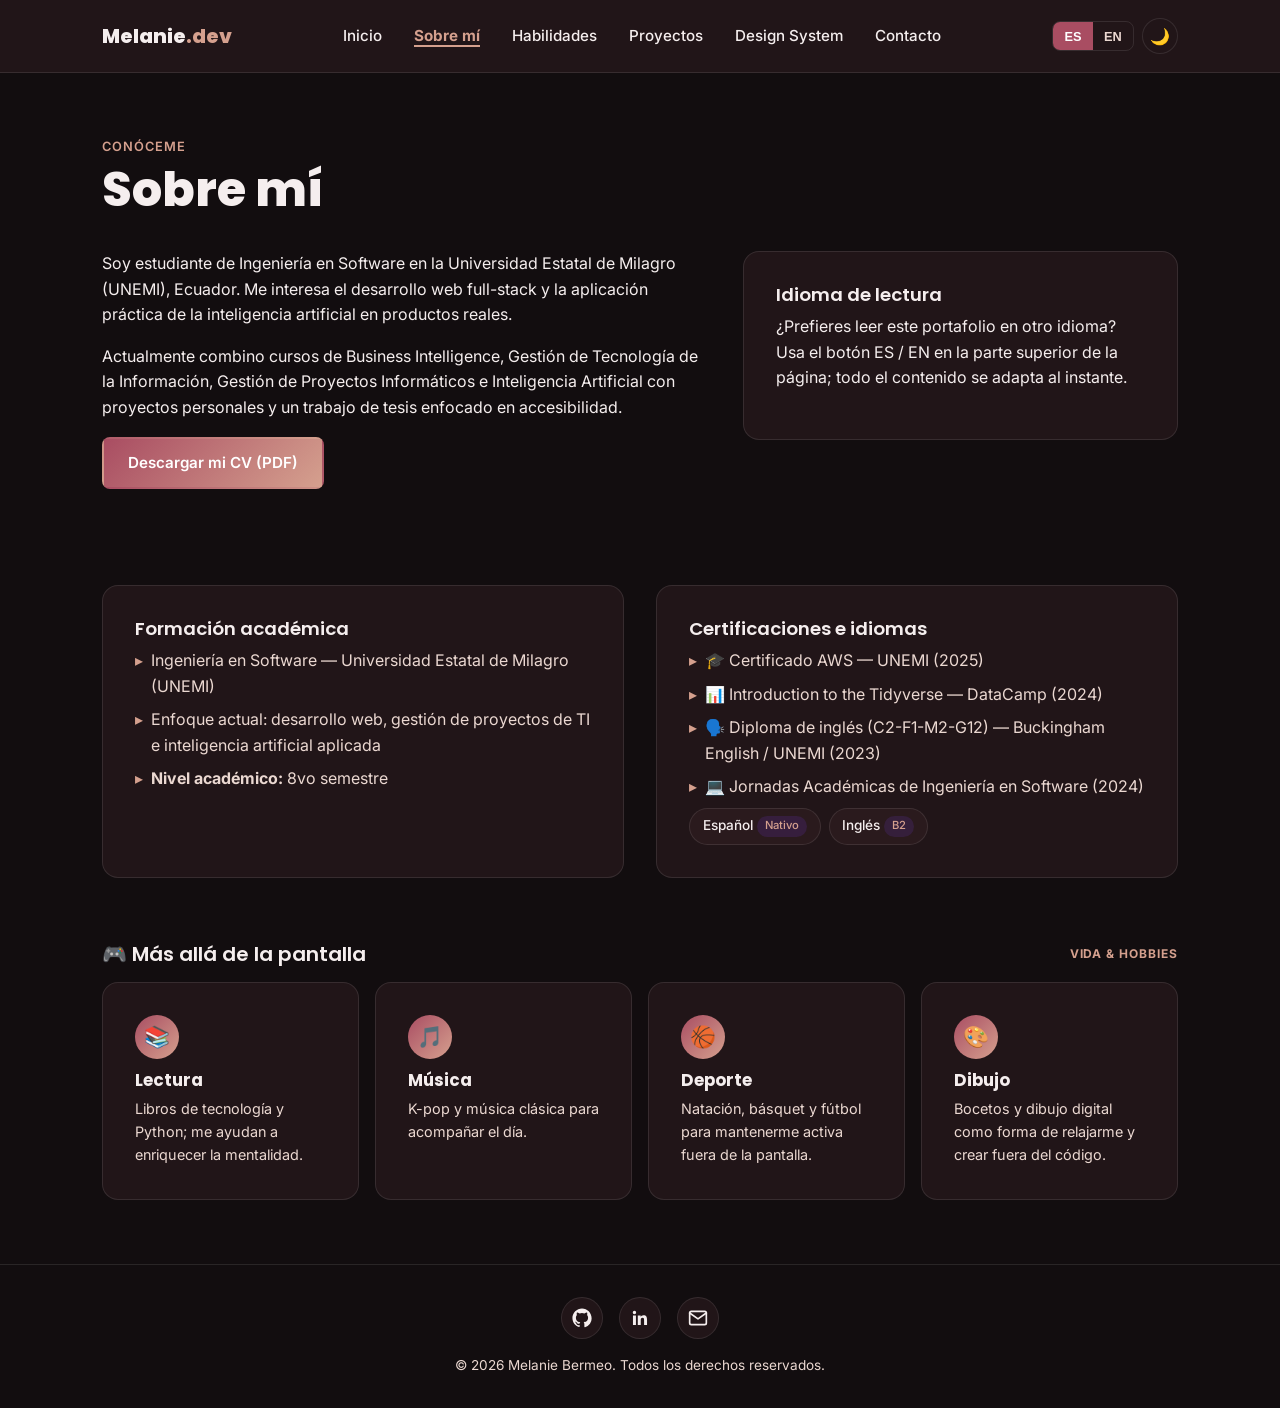
<file: sobre-mi.html>
<!DOCTYPE html>
<html lang="es" data-lang="es" data-theme="dark">
<head>
<meta charset="UTF-8">
<meta name="viewport" content="width=device-width, initial-scale=1.0">
<title>Sobre mí| Melanie Bermeo</title>
<meta name="description" content="Conoce la formación académica y el perfil profesional de Melanie Bermeo.">
<link rel="preconnect" href="https://fonts.googleapis.com">
<link rel="preconnect" href="https://fonts.gstatic.com" crossorigin>
<link href="https://fonts.googleapis.com/css2?family=Poppins:wght@600;700;800&family=Inter:wght@400;500;600&display=swap" rel="stylesheet">
<link rel="stylesheet" href="css/style.css">
</head>
<body>

<a href="#main" class="skip-link" data-i18n="a11y.skip">Saltar al contenido principal</a>

<header class="site-header">
  <nav class="navbar container" aria-label="Navegación principal">
    <a href="index.html" class="logo">Melanie<span>.dev</span></a>

    <ul class="nav-menu" id="navMenu">
      <li><a href="index.html" data-i18n="nav.home">Inicio</a></li>
      <li><a href="sobre-mi.html" data-i18n="nav.about" aria-current="page">Sobre mí</a></li>
      <li><a href="habilidades.html" data-i18n="nav.skills">Habilidades</a></li>
      <li><a href="proyectos.html" data-i18n="nav.projects">Proyectos</a></li>
      <li><a href="design-system.html" data-i18n="nav.design">Design System</a></li>
      <li><a href="contacto.html" data-i18n="nav.contact">Contacto</a></li>
    </ul>

    <div class="nav-actions">
      <div class="nav-toolbar">
        <div class="lang-switch" role="group" aria-label="Elegir idioma / Choose language">
          <button type="button" class="lang-btn is-active" data-lang-btn="es">ES</button>
          <button type="button" class="lang-btn" data-lang-btn="en">EN</button>
        </div>
        <button type="button" id="themeToggle" class="theme-toggle" aria-label="Cambiar a modo claro">
          <span aria-hidden="true">🌙</span>
        </button>
      </div>

      <button type="button" class="nav-toggle" id="navToggle" aria-expanded="false" aria-controls="navMenu" aria-label="Abrir menú de navegación">
        <span class="bar"></span><span class="bar"></span><span class="bar"></span>
      </button>
    </div>
  </nav>
</header>

<main id="main">
<section id="sobre-mi" class="section">
    <div class="container">
      <p class="section-eyebrow" data-i18n="about.eyebrow">Conóceme</p>
      <h1 data-i18n="about.title">Sobre mí</h1>

      <div class="about-grid">
        <div class="about-text reveal">
          <p data-i18n="about.p1">
            Soy estudiante de Ingeniería en Software en la Universidad Estatal de Milagro (UNEMI),
            Ecuador. Me interesa el desarrollo web full-stack y la aplicación práctica de la
            inteligencia artificial en productos reales.
          </p>
          <p data-i18n="about.p2">
            Actualmente combino cursos de Business Intelligence, Gestión de Tecnología de la
            Información, Gestión de Proyectos Informáticos e Inteligencia Artificial con proyectos
            personales y un trabajo de tesis enfocado en accesibilidad.
          </p>

          <div class="about-actions">
            <a href="assets/cv-melanie-bermeo.pdf" class="btn btn-primary" download data-i18n="about.downloadCv">Descargar mi CV (PDF)</a>
          </div>
        </div>

        <aside class="about-card reveal">
          <h3 data-i18n="about.langTitle">Idioma de lectura</h3>
          <p data-i18n="about.langDesc">
            ¿Prefieres leer este portafolio en otro idioma? Usa el botón ES / EN en la parte superior
            de la página; todo el contenido se adapta al instante.
          </p>
        </aside>
      </div>

      <div class="info-cards">
        <article class="info-card reveal">
          <h3 data-i18n="about.eduTitle">Formación académica</h3>
          <ul class="about-list">
            <li data-i18n="about.edu1">Ingeniería en Software — Universidad Estatal de Milagro (UNEMI)</li>
            <li data-i18n="about.edu2">Enfoque actual: desarrollo web, gestión de proyectos de TI e inteligencia artificial aplicada</li>
            <li><strong data-i18n="about.academicLevelLabel">Nivel académico:</strong> <span data-i18n="about.academicLevelValue">8vo semestre</span></li>
          </ul>
        </article>

        <article class="info-card reveal">
          <h3 data-i18n="about.credentialsTitle">Certificaciones e idiomas</h3>
          <ul class="about-list">
            <li data-i18n="about.cert1">🎓 Certificado AWS — UNEMI (2025)</li>
            <li>📊 Introduction to the Tidyverse — DataCamp (2024)</li>
            <li>🗣️ Diploma de inglés (C2-F1-M2-G12) — Buckingham English / UNEMI (2023)</li>
            <li>💻 Jornadas Académicas de Ingeniería en Software (2024)</li>
          </ul>
          <ul class="skill-badges">
            <li class="badge">Español <span class="badge-level" data-i18n="level.native">Nativo</span></li>
            <li class="badge">Inglés <span class="badge-level">B2</span></li>
          </ul>
        </article>
      </div>

      <div class="hobbies-block reveal">
        <div class="hobbies-header">
          <h3><span aria-hidden="true">🎮</span> <span data-i18n="about.hobbiesTitle">Más allá de la pantalla</span></h3>
          <span class="hobbies-tag" data-i18n="about.hobbiesTag">VIDA &amp; HOBBIES</span>
        </div>
        <div class="hobbies-grid">
          <article class="hobby-card">
            <span class="hobby-icon" aria-hidden="true">📚</span>
            <h4 data-i18n="about.hobby1Title">Lectura</h4>
            <p data-i18n="about.hobby1Desc">Libros de tecnología y Python; me ayudan a enriquecer la mentalidad.</p>
          </article>
          <article class="hobby-card">
            <span class="hobby-icon" aria-hidden="true">🎵</span>
            <h4 data-i18n="about.hobby2Title">Música</h4>
            <p data-i18n="about.hobby2Desc">K-pop y musica clasica para acompañar el día.</p>
          </article>
          <article class="hobby-card">
            <span class="hobby-icon" aria-hidden="true">🏀</span>
            <h4 data-i18n="about.hobby3Title">Deporte</h4>
            <p data-i18n="about.hobby3Desc">Natación, básquet y fútbol para mantenerme activa fuera de la pantalla.</p>
          </article>
          <article class="hobby-card">
            <span class="hobby-icon" aria-hidden="true">🎨</span>
            <h4 data-i18n="about.hobby4Title">Dibujo</h4>
            <p data-i18n="about.hobby4Desc">Bocetos y dibujo digital como forma de relajarme y crear fuera del código.</p>
          </article>
        </div>
      </div>
    </div>
  </section>
</main>

<footer class="site-footer">
  <div class="container footer-center">
    <ul class="footer-social">
      <li>
        <a href="https://github.com/melanybermeo" target="_blank" rel="noopener" aria-label="GitHub" class="social-icon">
          <svg viewBox="0 0 24 24" width="20" height="20" fill="currentColor" aria-hidden="true"><path d="M12 .5C5.73.5.5 5.73.5 12c0 5.08 3.29 9.39 7.86 10.91.57.1.78-.25.78-.55v-1.93c-3.2.7-3.88-1.54-3.88-1.54-.52-1.33-1.28-1.68-1.28-1.68-1.04-.71.08-.7.08-.7 1.15.08 1.76 1.18 1.76 1.18 1.03 1.76 2.7 1.25 3.36.96.1-.75.4-1.25.73-1.54-2.55-.29-5.23-1.28-5.23-5.68 0-1.25.45-2.28 1.18-3.08-.12-.29-.51-1.46.11-3.04 0 0 .96-.31 3.15 1.18a10.9 10.9 0 0 1 5.74 0c2.19-1.49 3.15-1.18 3.15-1.18.62 1.58.23 2.75.11 3.04.73.8 1.18 1.83 1.18 3.08 0 4.41-2.69 5.38-5.25 5.67.41.36.78 1.06.78 2.14v3.17c0 .3.21.66.79.55A10.51 10.51 0 0 0 23.5 12C23.5 5.73 18.27.5 12 .5Z"/></svg>
        </a>
      </li>
      <li>
        <a href="https://www.linkedin.com/in/melanie-bermeo-659900373" target="_blank" rel="noopener" aria-label="LinkedIn" class="social-icon">
          <svg viewBox="0 0 24 24" width="20" height="20" fill="currentColor" aria-hidden="true"><path d="M20.45 20.45h-3.55v-5.57c0-1.33-.02-3.04-1.85-3.04-1.85 0-2.14 1.45-2.14 2.94v5.67H9.36V9h3.41v1.56h.05c.47-.9 1.63-1.85 3.36-1.85 3.6 0 4.27 2.37 4.27 5.45v6.29ZM5.34 7.43a2.06 2.06 0 1 1 0-4.12 2.06 2.06 0 0 1 0 4.12ZM7.12 20.45H3.56V9h3.56v11.45Z"/></svg>
        </a>
      </li>
      <li>
        <a href="mailto:melanybermeo55@gmail.com" aria-label="Correo" class="social-icon">
          <svg viewBox="0 0 24 24" width="20" height="20" fill="none" stroke="currentColor" stroke-width="2" stroke-linecap="round" stroke-linejoin="round" aria-hidden="true"><rect x="2" y="4" width="20" height="16" rx="2"/><path d="m2 6 10 7 10-7"/></svg>
        </a>
      </li>
    </ul>
    <p data-i18n="footer.rights">&copy; 2026 Melanie Bermeo. Todos los derechos reservados.</p>
  </div>
  <button type="button" id="backToTop" class="back-to-top" aria-label="Volver arriba">↑</button>
</footer>

<script src="js/script.js"></script>
</body>
</html>
</file>
<file: css/style.css>
/* =========================================================
   PORTAFOLIO WEB — Melanie Bermeo
   CSS propio organizado con Custom Properties
   ========================================================= */

:root {
  /* Colores */
  --color-primary: #A94D62;
  --color-primary-dark: #7A3648;
  --color-secondary: #D5A08E;
  --color-background: #120D0F;
  --color-surface: #211518;
  --color-surface-alt: #2A1A1D;
  --color-text: #F5EEEE;
  --color-text-muted: #EBD8D1;
  --color-border: rgba(245, 238, 238, 0.1);
  --color-success: #34d399;
  --color-error: #f87171;

  /* Tipografía */
  --font-primary: 'Inter', Arial, sans-serif;
  --font-heading: 'Poppins', 'Inter', Arial, sans-serif;

  /* Espaciado */
  --space-xs: 0.25rem;
  --space-sm: 0.5rem;
  --space-md: 1rem;
  --space-lg: 2rem;
  --space-xl: 4rem;

  /* Bordes y sombras */
  --radius-sm: 0.5rem;
  --radius-md: 1rem;
  --radius-lg: 1.5rem;
  --shadow-card: 0 4px 20px rgb(0 0 0 / 0.35);
  --shadow-glow: 0 0 40px rgb(169 77 98 / 0.35);

  /* Layout */
  --max-width: 1140px;
  --header-height: 72px;
  --transition: 0.2s ease;
}

/* ===== TEMA CLARO ===== */
:root[data-theme="light"] {
  --color-background: #f8f6ff;
  --color-surface: #ffffff;
  --color-surface-alt: #f1edfb;
  --color-text: #1a1533;
  --color-text-muted: #5b5470;
  --color-border: rgba(15, 10, 31, 0.1);
  --shadow-card: 0 4px 20px rgb(124 58 237 / 0.12);
}

/* ===== RESET BÁSICO ===== */
*, *::before, *::after { box-sizing: border-box; }

html { scroll-behavior: smooth; }

body {
  margin: 0;
  font-family: var(--font-primary);
  background: var(--color-background);
  color: var(--color-text);
  line-height: 1.6;
  -webkit-font-smoothing: antialiased;
}

img { max-width: 100%; display: block; }

h1, h2, h3 {
  font-family: var(--font-heading);
  line-height: 1.2;
  margin: 0 0 var(--space-sm);
}

h1 { font-size: clamp(2rem, 5vw, 3rem); font-weight: 800; }
h2 { font-size: clamp(1.6rem, 4vw, 2.2rem); font-weight: 700; }
h3 { font-size: 1.15rem; font-weight: 600; }

p { margin: 0 0 var(--space-md); }

a {
  color: var(--color-secondary);
  text-decoration: none;
  transition: color var(--transition);
}
a:hover, a:focus-visible { color: var(--color-primary); }

ul { list-style: none; margin: 0; padding: 0; }

.text-muted { color: var(--color-text-muted); }

.sr-only {
  position: absolute;
  width: 1px; height: 1px;
  padding: 0; margin: -1px;
  overflow: hidden;
  clip: rect(0,0,0,0);
  white-space: nowrap; border: 0;
}

.skip-link {
  position: absolute;
  left: -999px;
  top: 0;
  background: var(--color-primary);
  color: #fff;
  padding: var(--space-sm) var(--space-md);
  z-index: 100;
  border-radius: 0 0 var(--radius-sm) 0;
}
.skip-link:focus { left: 0; }

.container {
  max-width: var(--max-width);
  margin: 0 auto;
  padding: 0 var(--space-lg);
}

.section { padding: var(--space-xl) 0; }
.section-alt { background: var(--color-surface-alt); }

.section-eyebrow {
  color: var(--color-secondary);
  text-transform: uppercase;
  letter-spacing: 0.08em;
  font-size: 0.8rem;
  font-weight: 600;
  margin-bottom: var(--space-xs);
}

.section-subtitle {
  color: var(--color-text-muted);
  max-width: 60ch;
}

/* ===== BOTONES ===== */
.btn {
  display: inline-flex;
  align-items: center;
  justify-content: center;
  gap: var(--space-xs);
  padding: 0.75rem 1.5rem;
  border-radius: var(--radius-sm);
  font-weight: 600;
  font-size: 0.95rem;
  border: 2px solid transparent;
  cursor: pointer;
  transition: transform var(--transition), box-shadow var(--transition), background var(--transition);
}
.btn-primary {
  background: linear-gradient(135deg, var(--color-primary), var(--color-secondary));
  color: #fff;
}
.btn-primary:hover, .btn-primary:focus-visible {
  transform: translateY(-2px);
  box-shadow: var(--shadow-glow);
  color: #fff;
}
.btn-outline {
  background: transparent;
  border-color: var(--color-primary);
  color: var(--color-text);
}
.btn-outline:hover, .btn-outline:focus-visible {
  background: var(--color-primary);
  color: #fff;
}
.btn-sm { padding: 0.45rem 0.9rem; font-size: 0.85rem; }
.btn-disabled {
  opacity: 0.5;
  pointer-events: none;
}

/* ===== HEADER / NAV ===== */
.site-header {
  position: sticky;
  top: 0;
  z-index: 50;
  background: var(--color-surface);
  border-bottom: 1px solid var(--color-border);
}

.navbar {
  display: flex;
  align-items: center;
  justify-content: space-between;
  height: var(--header-height);
  gap: var(--space-md);
}

.logo {
  font-family: var(--font-heading);
  font-weight: 800;
  font-size: 1.25rem;
  color: var(--color-text);
}
.logo span { color: var(--color-secondary); }

.nav-menu {
  display: flex;
  gap: var(--space-lg);
}
.nav-menu a {
  color: var(--color-text);
  font-weight: 500;
  font-size: 0.95rem;
}
.nav-menu a:hover, .nav-menu a:focus-visible { color: var(--color-secondary); }
.nav-menu a[aria-current="page"] {
  color: var(--color-secondary);
  font-weight: 700;
  border-bottom: 2px solid var(--color-secondary);
}

.nav-toggle {
  display: none;
  flex-direction: column;
  gap: 5px;
  background: none;
  border: none;
  cursor: pointer;
  padding: var(--space-xs);
}
.nav-toggle .bar {
  width: 24px;
  height: 2px;
  background: var(--color-text);
  transition: transform var(--transition), opacity var(--transition);
}

.nav-actions {
  display: flex;
  align-items: center;
  gap: var(--space-md);
  flex-shrink: 0;
}

.nav-toolbar {
  display: flex;
  align-items: center;
  gap: var(--space-sm);
  flex-shrink: 0;
}

.theme-toggle {
  background: var(--color-surface);
  border: 1px solid var(--color-border);
  color: var(--color-text);
  width: 36px;
  height: 36px;
  border-radius: 50%;
  cursor: pointer;
  font-size: 1rem;
  display: flex;
  align-items: center;
  justify-content: center;
  transition: background var(--transition), transform var(--transition);
}
.theme-toggle:hover, .theme-toggle:focus-visible { background: var(--color-primary); transform: translateY(-2px); }

.lang-switch {
  display: flex;
  border: 1px solid var(--color-border);
  border-radius: var(--radius-sm);
  overflow: hidden;
  flex-shrink: 0;
}
.lang-btn {
  background: transparent;
  border: none;
  color: var(--color-text-muted);
  padding: 0.4rem 0.7rem;
  font-size: 0.8rem;
  font-weight: 600;
  cursor: pointer;
  transition: background var(--transition), color var(--transition);
}
.lang-btn.is-active {
  background: var(--color-primary);
  color: #fff;
}
.lang-switch--inline { margin-top: var(--space-sm); }

/* ===== HERO ===== */
.hero { padding: var(--space-xl) 0 var(--space-lg); }

.hero-grid {
  display: grid;
  grid-template-columns: 1.2fr 0.8fr;
  gap: var(--space-lg);
  align-items: center;
}

.eyebrow {
  color: var(--color-secondary);
  text-transform: uppercase;
  letter-spacing: 0.08em;
  font-size: 0.85rem;
  font-weight: 600;
}

.highlight {
  display: block;
  background: linear-gradient(135deg, var(--color-primary), var(--color-secondary));
  -webkit-background-clip: text;
  background-clip: text;
  color: transparent;
}

.hero-role {
  font-size: 1.1rem;
  color: var(--color-text-muted);
  font-weight: 500;
}

.hero-desc { max-width: 55ch; color: var(--color-text-muted); }

.hero-actions {
  display: flex;
  gap: var(--space-md);
  flex-wrap: wrap;
  margin-top: var(--space-md);
}

.hero-media { display: flex; justify-content: center; }

.avatar-frame {
  margin: 0 auto;
  width: 280px;
  height: 280px;
  border-radius: 50%;
  padding: 6px;
  background: linear-gradient(135deg, var(--color-primary), var(--color-secondary));
  box-shadow: var(--shadow-glow);
}
.avatar-frame img {
  width: 100%;
  height: 100%;
  border-radius: 50%;
  object-fit: cover;
  background: var(--color-surface);
}

.stats-row {
  display: grid;
  grid-template-columns: repeat(3, 1fr);
  gap: var(--space-md);
  margin-top: var(--space-xl);
}
.stat-card {
  background: var(--color-surface);
  border: 1px solid var(--color-border);
  border-radius: var(--radius-md);
  padding: var(--space-lg);
  text-align: center;
}
.stat-icon {
  display: block;
  font-size: 1.6rem;
  margin-bottom: var(--space-xs);
}
.stat-number {
  display: block;
  font-family: var(--font-heading);
  font-size: 2rem;
  font-weight: 800;
  color: var(--color-secondary);
}
.stat-label { color: var(--color-text-muted); font-size: 0.9rem; }

/* ===== FOOTER ===== */
.site-footer {
  border-top: 1px solid var(--color-border);
  padding: var(--space-lg) 0;
}
.footer-row {
  display: flex;
  align-items: center;
  justify-content: space-between;
  flex-wrap: wrap;
  gap: var(--space-md);
}
.footer-row p { margin: 0; color: var(--color-text-muted); font-size: 0.85rem; }

.footer-center {
  display: flex;
  flex-direction: column;
  align-items: center;
  text-align: center;
  gap: var(--space-md);
}
.footer-center p { margin: 0; color: var(--color-text-muted); font-size: 0.85rem; }

.footer-social {
  display: flex;
  gap: var(--space-md);
}
.social-icon {
  width: 42px;
  height: 42px;
  border-radius: 50%;
  display: flex;
  align-items: center;
  justify-content: center;
  background: var(--color-surface);
  border: 1px solid var(--color-border);
  color: var(--color-text);
  transition: background var(--transition), color var(--transition), transform var(--transition);
}
.social-icon:hover, .social-icon:focus-visible {
  background: var(--color-primary);
  color: #fff;
  transform: translateY(-3px);
}

.back-to-top {
  position: fixed;
  right: var(--space-lg);
  bottom: var(--space-lg);
  z-index: 40;
  background: var(--color-surface);
  border: 1px solid var(--color-border);
  color: var(--color-text);
  width: 40px;
  height: 40px;
  border-radius: 50%;
  cursor: pointer;
  font-size: 1.1rem;
  transition: background var(--transition), transform var(--transition);
}
.back-to-top:hover { background: var(--color-primary); transform: translateY(-3px); }

/* ===== SOBRE MÍ ===== */
.about-grid {
  display: grid;
  grid-template-columns: 1.4fr 1fr;
  gap: var(--space-lg);
  margin-top: var(--space-lg);
  align-items: start;
}
.about-list li {
  position: relative;
  padding-left: var(--space-md);
  margin-bottom: var(--space-sm);
  color: var(--color-text-muted);
}
.about-list li::before {
  content: "▸";
  position: absolute;
  left: 0;
  color: var(--color-secondary);
}
.about-card {
  background: var(--color-surface);
  border: 1px solid var(--color-border);
  border-radius: var(--radius-md);
  padding: var(--space-lg);
}
.about-actions { margin: var(--space-md) 0 var(--space-lg); }

.info-cards {
  display: grid;
  grid-template-columns: repeat(auto-fit, minmax(260px, 1fr));
  gap: var(--space-lg);
  margin: var(--space-xl) 0;
}
.info-card {
  background: var(--color-surface);
  border: 1px solid var(--color-border);
  border-radius: var(--radius-md);
  padding: var(--space-lg);
}

/* ===== BADGES (se usan en Sobre mí y también en Habilidades) ===== */
.skill-badges { display: flex; flex-wrap: wrap; gap: var(--space-sm); margin-top: var(--space-sm); }

.badge {
  display: inline-flex;
  align-items: center;
  gap: var(--space-xs);
  background: var(--color-surface-alt);
  border: 1px solid var(--color-border);
  color: var(--color-text);
  padding: 0.4rem 0.8rem;
  border-radius: 999px;
  font-size: 0.85rem;
  font-weight: 500;
}
.badge-level {
  font-size: 0.7rem;
  color: var(--color-secondary);
  background: rgba(124, 58, 237, 0.15);
  padding: 0.1rem 0.5rem;
  border-radius: 999px;
}
/* ===== SKILLS ===== */
.skills-grid {
  display: grid;
  grid-template-columns: repeat(auto-fit, minmax(220px, 1fr));
  gap: var(--space-lg);
  margin-top: var(--space-lg);
}
.skill-category {
  background: var(--color-surface);
  border: 1px solid var(--color-border);
  border-radius: var(--radius-md);
  padding: var(--space-lg);
}
.skill-category h2 {
  font-size: 1.15rem;
  margin-bottom: var(--space-sm);
}
/* ===== PROYECTOS ===== */
.filter-bar {
  display: flex;
  flex-wrap: wrap;
  gap: var(--space-sm);
  margin: var(--space-lg) 0;
}
.filter-btn {
  background: var(--color-surface);
  border: 1px solid var(--color-border);
  color: var(--color-text-muted);
  padding: 0.5rem 1.1rem;
  border-radius: 999px;
  font-size: 0.85rem;
  font-weight: 600;
  cursor: pointer;
  transition: all var(--transition);
}
.filter-btn:hover, .filter-btn.is-active {
  background: var(--color-primary);
  color: #fff;
  border-color: var(--color-primary);
}

.projects-grid {
  display: grid;
  grid-template-columns: repeat(auto-fit, minmax(300px, 1fr));
  gap: var(--space-lg);
}

.project-card {
  background: var(--color-surface);
  border: 1px solid var(--color-border);
  border-radius: var(--radius-md);
  overflow: hidden;
  box-shadow: var(--shadow-card);
  transition: transform var(--transition);
  display: flex;
  flex-direction: column;
}
.project-card:hover { transform: translateY(-4px); }
.project-card[hidden] { display: none; }

.project-image { margin: 0; height: 200px; background: var(--color-surface-alt); }
.project-image img { width: 100%; height: 100%; object-fit: cover; }

.project-body { padding: var(--space-lg); flex: 1; display: flex; flex-direction: column; }
.project-body h2 { font-size: 1.3rem; }
.project-problem { font-size: 0.9rem; color: var(--color-text-muted); }

.tech-tags { display: flex; flex-wrap: wrap; gap: var(--space-xs); margin-bottom: var(--space-md); }
.tech-tags li {
  background: rgba(192, 132, 252, 0.12);
  color: var(--color-secondary);
  font-size: 0.75rem;
  font-weight: 600;
  padding: 0.2rem 0.6rem;
  border-radius: 999px;
}

.project-links { display: flex; gap: var(--space-sm); margin-top: auto; flex-wrap: wrap; }
.project-links.centrado { justify-content: center; }
.empty-state {
  text-align: center;
  color: var(--color-text-muted);
  padding: var(--space-lg);
}

/* ===== DESIGN SYSTEM ===== */
.swatch-grid {
  display: grid;
  grid-template-columns: repeat(auto-fit, minmax(140px, 1fr));
  gap: var(--space-md);
  margin: var(--space-md) 0 var(--space-xl);
}
.swatch {
  aspect-ratio: 1.4;
  border-radius: var(--radius-md);
  display: flex;
  align-items: flex-end;
  padding: var(--space-md);
  color: #fff;
  font-size: 0.85rem;
  font-weight: 600;
}
.swatch-border { border: 1px solid var(--color-border); }
.swatch code { font-weight: 400; opacity: 0.85; }

.type-samples {
  background: var(--color-surface);
  border: 1px solid var(--color-border);
  border-radius: var(--radius-md);
  padding: var(--space-lg);
  margin: var(--space-md) 0 var(--space-xl);
}

.space-scale { margin: var(--space-md) 0 var(--space-xl); }
.space-row {
  display: flex;
  align-items: center;
  gap: var(--space-md);
  margin-bottom: var(--space-sm);
}
.space-row code { width: 100px; color: var(--color-text-muted); font-size: 0.85rem; }
.space-bar {
  height: 14px;
  background: linear-gradient(135deg, var(--color-primary), var(--color-secondary));
  border-radius: var(--radius-sm);
  display: block;
}

.component-grid {
  display: grid;
  grid-template-columns: repeat(auto-fit, minmax(200px, 1fr));
  gap: var(--space-lg);
  align-items: center;
}
.component-sample {
  background: var(--color-surface);
  border: 1px solid var(--color-border);
  border-radius: var(--radius-md);
  padding: var(--space-lg);
  display: flex;
  align-items: center;
  justify-content: center;
}
.component-sample input,
.component-sample textarea {
  width: 100%;
}
/* ===== FORMULARIOS ===== */
input, textarea {
  width: 100%;
  font-family: inherit;
  font-size: 0.95rem;
  padding: 0.7rem 0.9rem;
  border-radius: var(--radius-sm);
  border: 1px solid var(--color-border);
  background: var(--color-surface-alt);
  color: var(--color-text);
  transition: border-color var(--transition);
}
input:focus, textarea:focus {
  outline: none;
  border-color: var(--color-primary);
}
label { display: block; font-size: 0.9rem; font-weight: 600; margin-bottom: var(--space-xs); }

.form-group { margin-bottom: var(--space-md); }
.error-msg {
  display: block;
  min-height: 1.1em;
  color: var(--color-error);
  font-size: 0.8rem;
  margin-top: var(--space-xs);
}
input.is-invalid, textarea.is-invalid { border-color: var(--color-error); }

.form-success {
  margin-top: var(--space-md);
  color: var(--color-success);
  font-weight: 600;
}

/* ===== CONTACTO ===== */
.contact-grid {
  display: grid;
  grid-template-columns: 1.4fr 1fr;
  gap: var(--space-xl);
}
.contact-links {
  background: var(--color-surface);
  border: 1px solid var(--color-border);
  border-radius: var(--radius-md);
  padding: var(--space-lg);
  height: fit-content;
}
.contact-links li { margin-bottom: var(--space-sm); }

/* ===== ANIMACIÓN AL HACER SCROLL ===== */
.reveal {
  opacity: 0;
  transform: translateY(28px);
  transition: opacity 0.6s ease, transform 0.6s ease;
}
.reveal.is-visible {
  opacity: 1;
  transform: translateY(0);
}
.reveal.is-visible {
  opacity: 1;
  transform: translateY(0);
}

/* ===== HOBBIES ===== */
.hobbies-block {
  margin-top: var(--space-xl);
}
.hobbies-header {
  display: flex;
  align-items: center;
  justify-content: space-between;
  flex-wrap: wrap;
  gap: var(--space-sm);
  margin-bottom: var(--space-md);
}
.hobbies-header h3 {
  margin: 0;
  font-size: 1.25rem;
}
.hobbies-tag {
  font-size: 0.75rem;
  font-weight: 700;
  letter-spacing: 0.08em;
  text-transform: uppercase;
  color: var(--color-secondary);
}
.hobbies-grid {
  display: grid;
  grid-template-columns: repeat(auto-fit, minmax(220px, 1fr));
  gap: var(--space-md);
}
.hobby-card {
  background: var(--color-surface);
  border: 1px solid var(--color-border);
  border-radius: var(--radius-md);
  padding: var(--space-lg);
}
.hobby-icon {
  display: inline-flex;
  align-items: center;
  justify-content: center;
  width: 44px;
  height: 44px;
  border-radius: 50%;
  background: linear-gradient(135deg, var(--color-primary), var(--color-secondary));
  font-size: 1.3rem;
  margin-bottom: var(--space-sm);
}
.hobby-card h4 {
  margin: 0 0 var(--space-xs);
  font-family: var(--font-heading);
  font-size: 1.05rem;
}
.hobby-card p {
  margin: 0;
  color: var(--color-text-muted);
  font-size: 0.9rem;
}

/* =========================================================
   RESPONSIVE
   ========================================================= */
@media (max-width: 900px) {
  .hero-grid { grid-template-columns: 1fr; text-align: center; }
  .hero-actions { justify-content: center; }
  .hero-media { order: -1; }
  .about-grid { grid-template-columns: 1fr; }
  .contact-grid { grid-template-columns: 1fr; }
  .stats-row { grid-template-columns: 1fr 1fr; }
}

@media (max-width: 720px) {
  .nav-toggle { display: flex; }

  .nav-menu {
    position: absolute;
    top: var(--header-height);
    left: 0;
    right: 0;
    background: var(--color-surface);
    border-bottom: 1px solid var(--color-border);
    flex-direction: column;
    padding: var(--space-md) var(--space-lg);
    gap: var(--space-md);
    transform: translateY(-8px);
    opacity: 0;
    pointer-events: none;
    transition: transform var(--transition), opacity var(--transition);
  }
  .nav-menu.is-open {
    transform: translateY(0);
    opacity: 1;
    pointer-events: auto;
  }

  .nav-toggle[aria-expanded="true"] .bar:nth-child(1) { transform: translateY(7px) rotate(45deg); }
  .nav-toggle[aria-expanded="true"] .bar:nth-child(2) { opacity: 0; }
  .nav-toggle[aria-expanded="true"] .bar:nth-child(3) { transform: translateY(-7px) rotate(-45deg); }

  .stats-row { grid-template-columns: 1fr; }
  .container { padding: 0 var(--space-md); }
}

@media (max-width: 480px) {
  .avatar-frame { width: 200px; height: 200px; }
  .hero-actions { flex-direction: column; align-items: stretch; }
}
</file>
